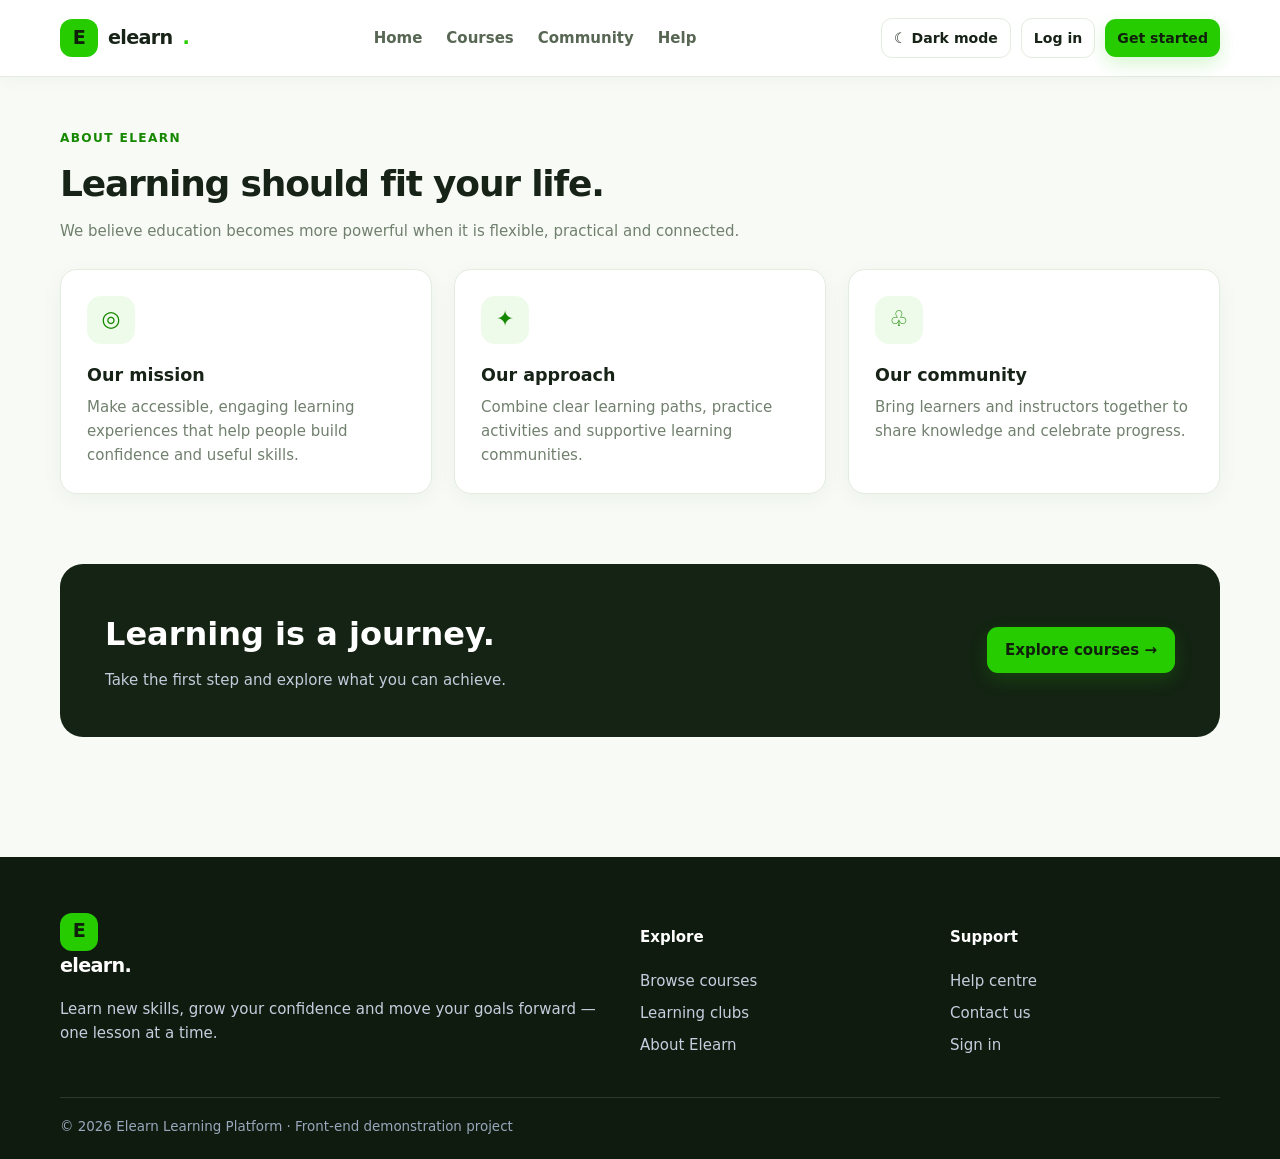
<file: Elearn_0220128P_CPM_6_2024_018/about.html>
<!DOCTYPE html>
<html lang="en">
<head>
  <meta charset="UTF-8">
  <meta name="viewport" content="width=device-width, initial-scale=1.0">
  <meta name="description" content="Elearn is a flexible online learning platform for learners and instructors.">
  <title>Elearn | Learn without limits</title>
  <link rel="preconnect" href="https://fonts.googleapis.com">
  <link rel="stylesheet" href="css/style.css">
  <script src="js/main.js" defer></script>
  <script src="js/auth.js" defer></script>
  <script src="js/courses.js" defer></script>
  <script src="js/learner.js" defer></script>
  <script src="js/instructor.js" defer></script>
</head>
<body data-page="about">
  <div id="site-header"></div>
  <main id="app" class="container" tabindex="-1"></main>
  <div id="site-footer"></div>
  <div id="toast-region" aria-live="polite"></div>
</body>
</html>
</file>
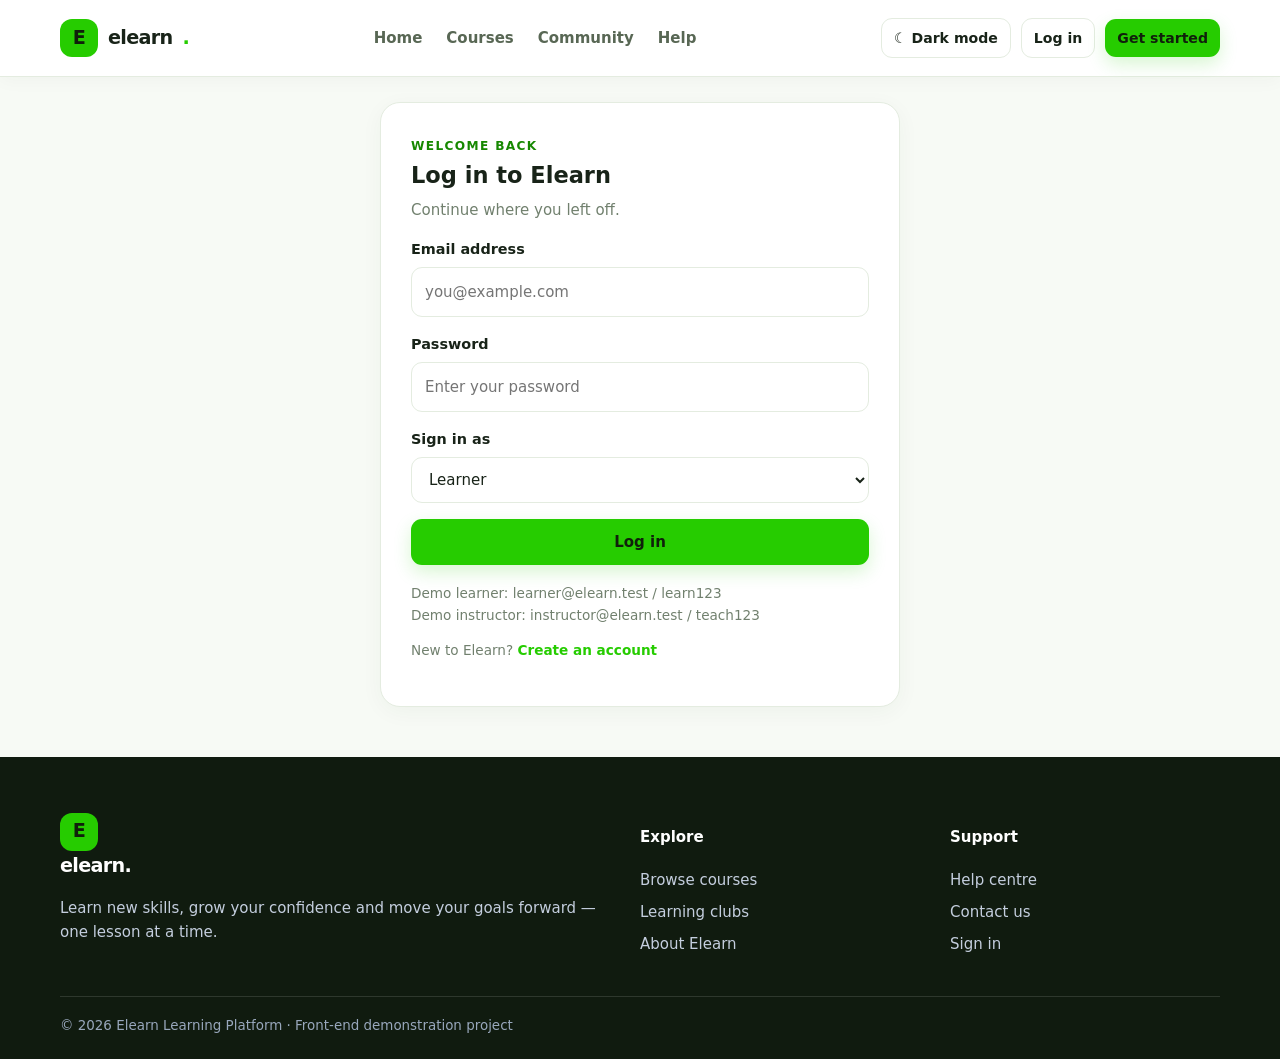
<file: Elearn_0220128P_CPM_6_2024_018/assignments.html>
<!DOCTYPE html>
<html lang="en">
<head>
  <meta charset="UTF-8">
  <meta name="viewport" content="width=device-width, initial-scale=1.0">
  <meta name="description" content="Elearn is a flexible online learning platform for learners and instructors.">
  <title>Elearn | Learn without limits</title>
  <link rel="preconnect" href="https://fonts.googleapis.com">
  <link rel="stylesheet" href="css/style.css">
  <script src="js/main.js" defer></script>
  <script src="js/auth.js" defer></script>
  <script src="js/courses.js" defer></script>
  <script src="js/learner.js" defer></script>
  <script src="js/instructor.js" defer></script>
</head>
<body data-page="assignments">
  <div id="site-header"></div>
  <main id="app" class="container" tabindex="-1"></main>
  <div id="site-footer"></div>
  <div id="toast-region" aria-live="polite"></div>
</body>
</html>
</file>
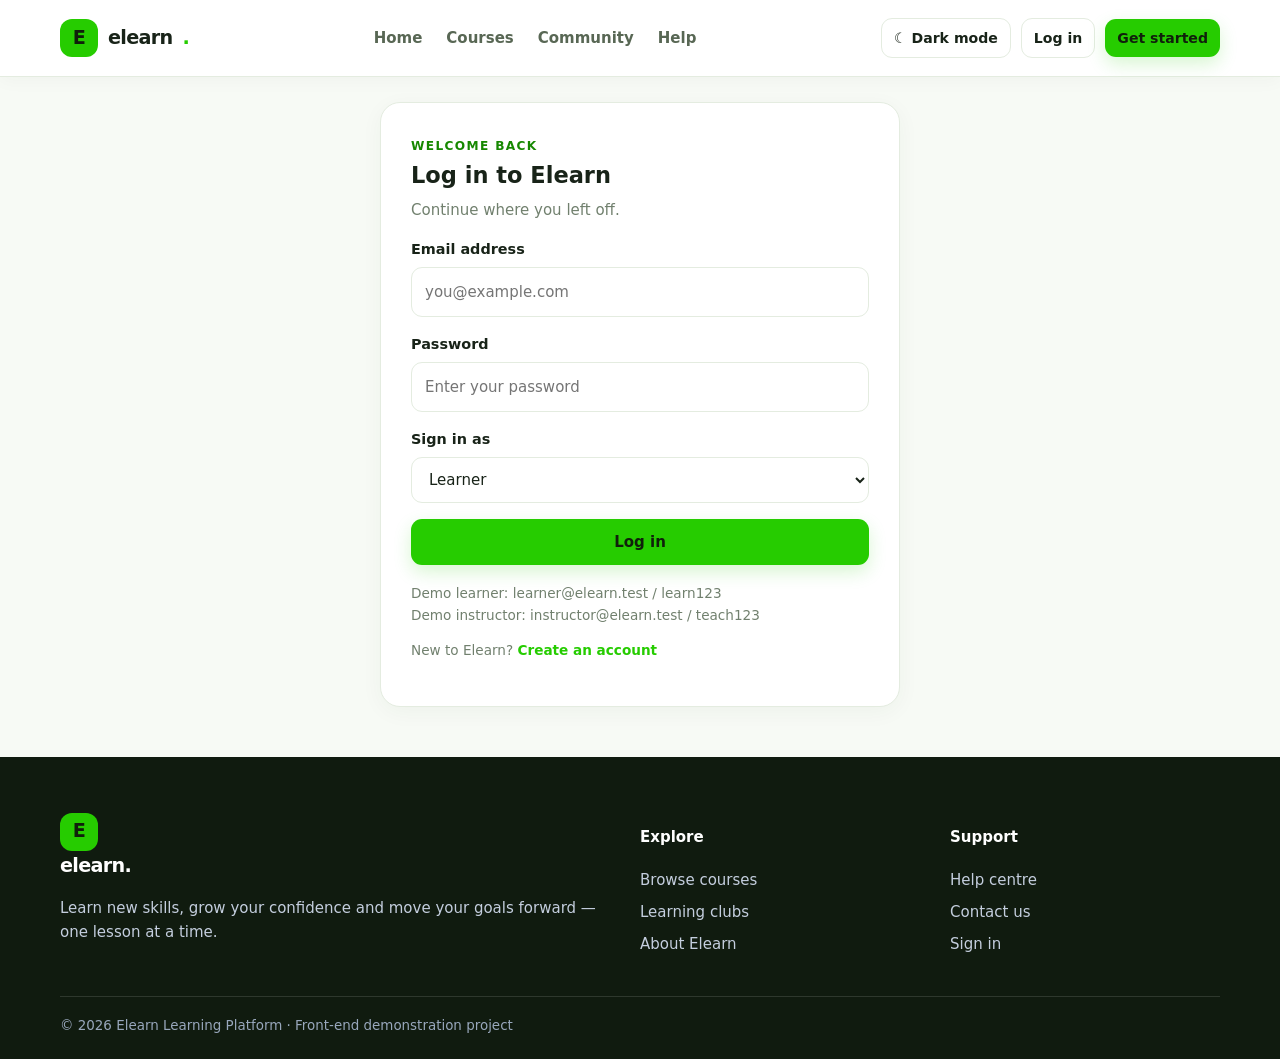
<file: Elearn_0220128P_CPM_6_2024_018/certificates.html>
<!DOCTYPE html>
<html lang="en">
<head>
  <meta charset="UTF-8">
  <meta name="viewport" content="width=device-width, initial-scale=1.0">
  <meta name="description" content="Elearn is a flexible online learning platform for learners and instructors.">
  <title>Elearn | Learn without limits</title>
  <link rel="preconnect" href="https://fonts.googleapis.com">
  <link rel="stylesheet" href="css/style.css">
  <script src="js/main.js" defer></script>
  <script src="js/auth.js" defer></script>
  <script src="js/courses.js" defer></script>
  <script src="js/learner.js" defer></script>
  <script src="js/instructor.js" defer></script>
</head>
<body data-page="certificates">
  <div id="site-header"></div>
  <main id="app" class="container" tabindex="-1"></main>
  <div id="site-footer"></div>
  <div id="toast-region" aria-live="polite"></div>
</body>
</html>
</file>
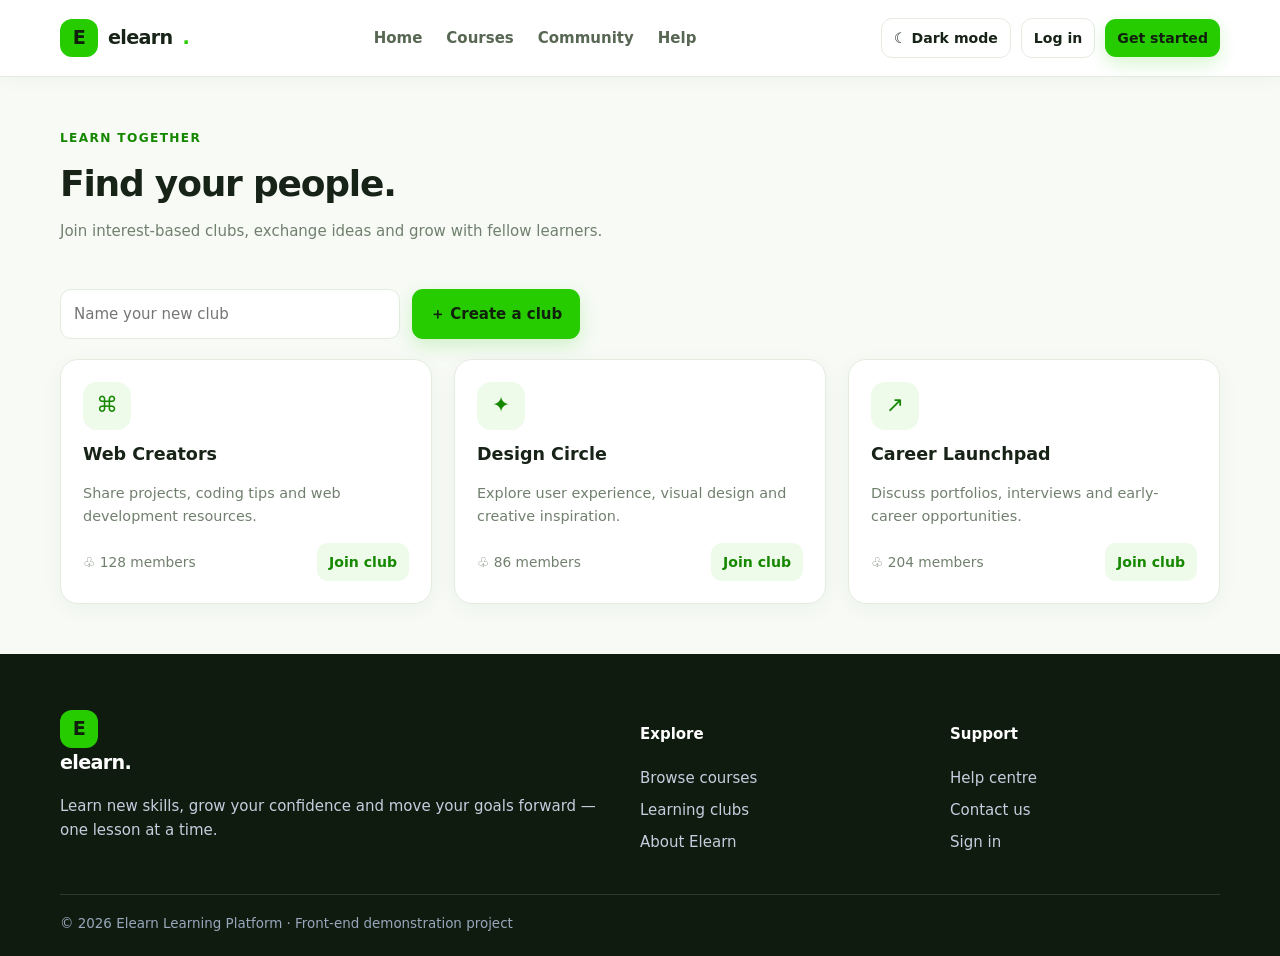
<file: Elearn_0220128P_CPM_6_2024_018/community.html>
<!DOCTYPE html>
<html lang="en">
<head>
  <meta charset="UTF-8">
  <meta name="viewport" content="width=device-width, initial-scale=1.0">
  <meta name="description" content="Elearn is a flexible online learning platform for learners and instructors.">
  <title>Elearn | Learn without limits</title>
  <link rel="preconnect" href="https://fonts.googleapis.com">
  <link rel="stylesheet" href="css/style.css">
  <script src="js/main.js" defer></script>
  <script src="js/auth.js" defer></script>
  <script src="js/courses.js" defer></script>
  <script src="js/learner.js" defer></script>
  <script src="js/instructor.js" defer></script>
</head>
<body data-page="community">
  <div id="site-header"></div>
  <main id="app" class="container" tabindex="-1"></main>
  <div id="site-footer"></div>
  <div id="toast-region" aria-live="polite"></div>
</body>
</html>
</file>
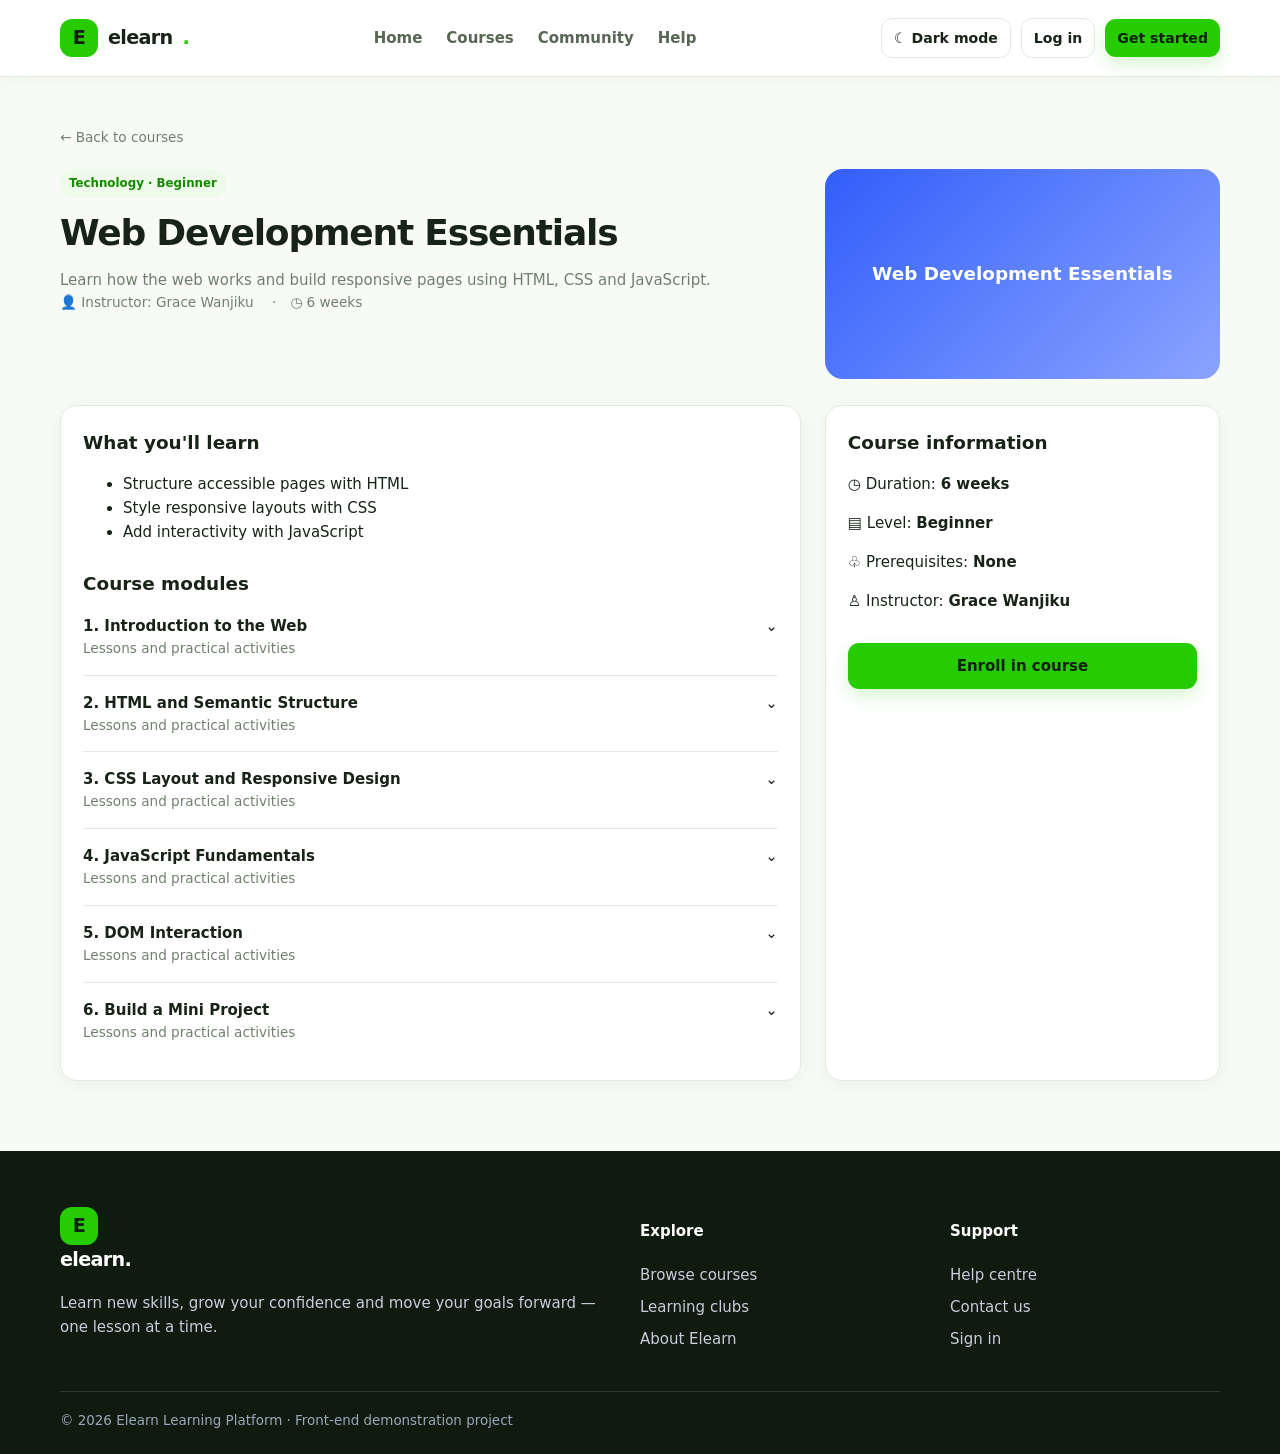
<file: Elearn_0220128P_CPM_6_2024_018/course-details.html>
<!DOCTYPE html>
<html lang="en">
<head>
  <meta charset="UTF-8">
  <meta name="viewport" content="width=device-width, initial-scale=1.0">
  <meta name="description" content="Elearn is a flexible online learning platform for learners and instructors.">
  <title>Elearn | Learn without limits</title>
  <link rel="preconnect" href="https://fonts.googleapis.com">
  <link rel="stylesheet" href="css/style.css">
  <script src="js/main.js" defer></script>
  <script src="js/auth.js" defer></script>
  <script src="js/courses.js" defer></script>
  <script src="js/learner.js" defer></script>
  <script src="js/instructor.js" defer></script>
</head>
<body data-page="course-details">
  <div id="site-header"></div>
  <main id="app" class="container" tabindex="-1"></main>
  <div id="site-footer"></div>
  <div id="toast-region" aria-live="polite"></div>
</body>
</html>
</file>
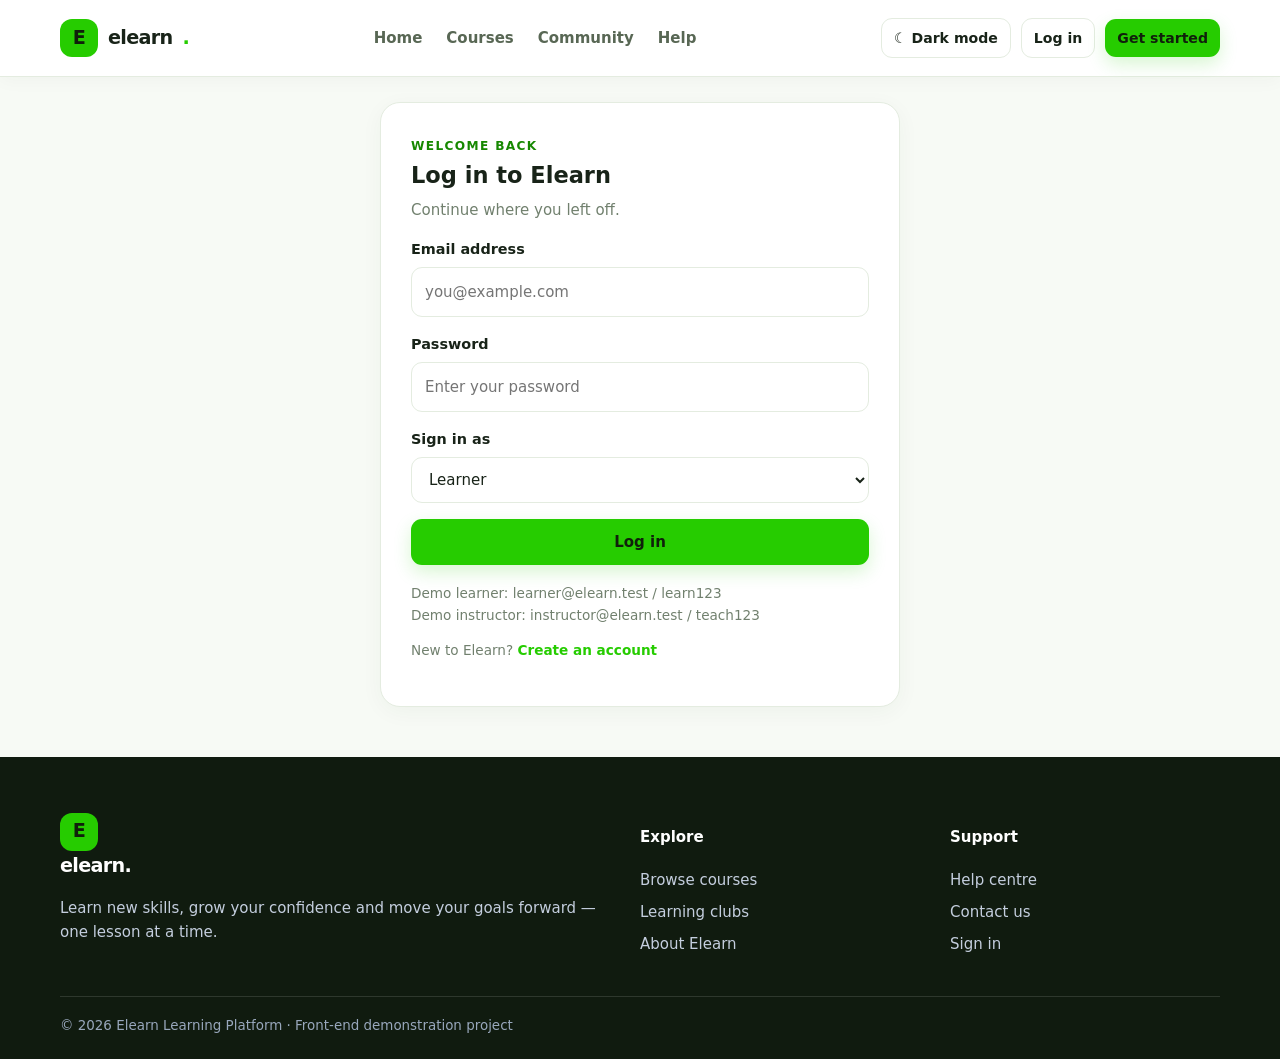
<file: Elearn_0220128P_CPM_6_2024_018/dashboard.html>
<!DOCTYPE html>
<html lang="en">
<head>
  <meta charset="UTF-8">
  <meta name="viewport" content="width=device-width, initial-scale=1.0">
  <meta name="description" content="Elearn is a flexible online learning platform for learners and instructors.">
  <title>Elearn | Learn without limits</title>
  <link rel="preconnect" href="https://fonts.googleapis.com">
  <link rel="stylesheet" href="css/style.css">
  <script src="js/main.js" defer></script>
  <script src="js/auth.js" defer></script>
  <script src="js/courses.js" defer></script>
  <script src="js/learner.js" defer></script>
  <script src="js/instructor.js" defer></script>
</head>
<body data-page="dashboard">
  <div id="site-header"></div>
  <main id="app" class="container" tabindex="-1"></main>
  <div id="site-footer"></div>
  <div id="toast-region" aria-live="polite"></div>
</body>
</html>
</file>
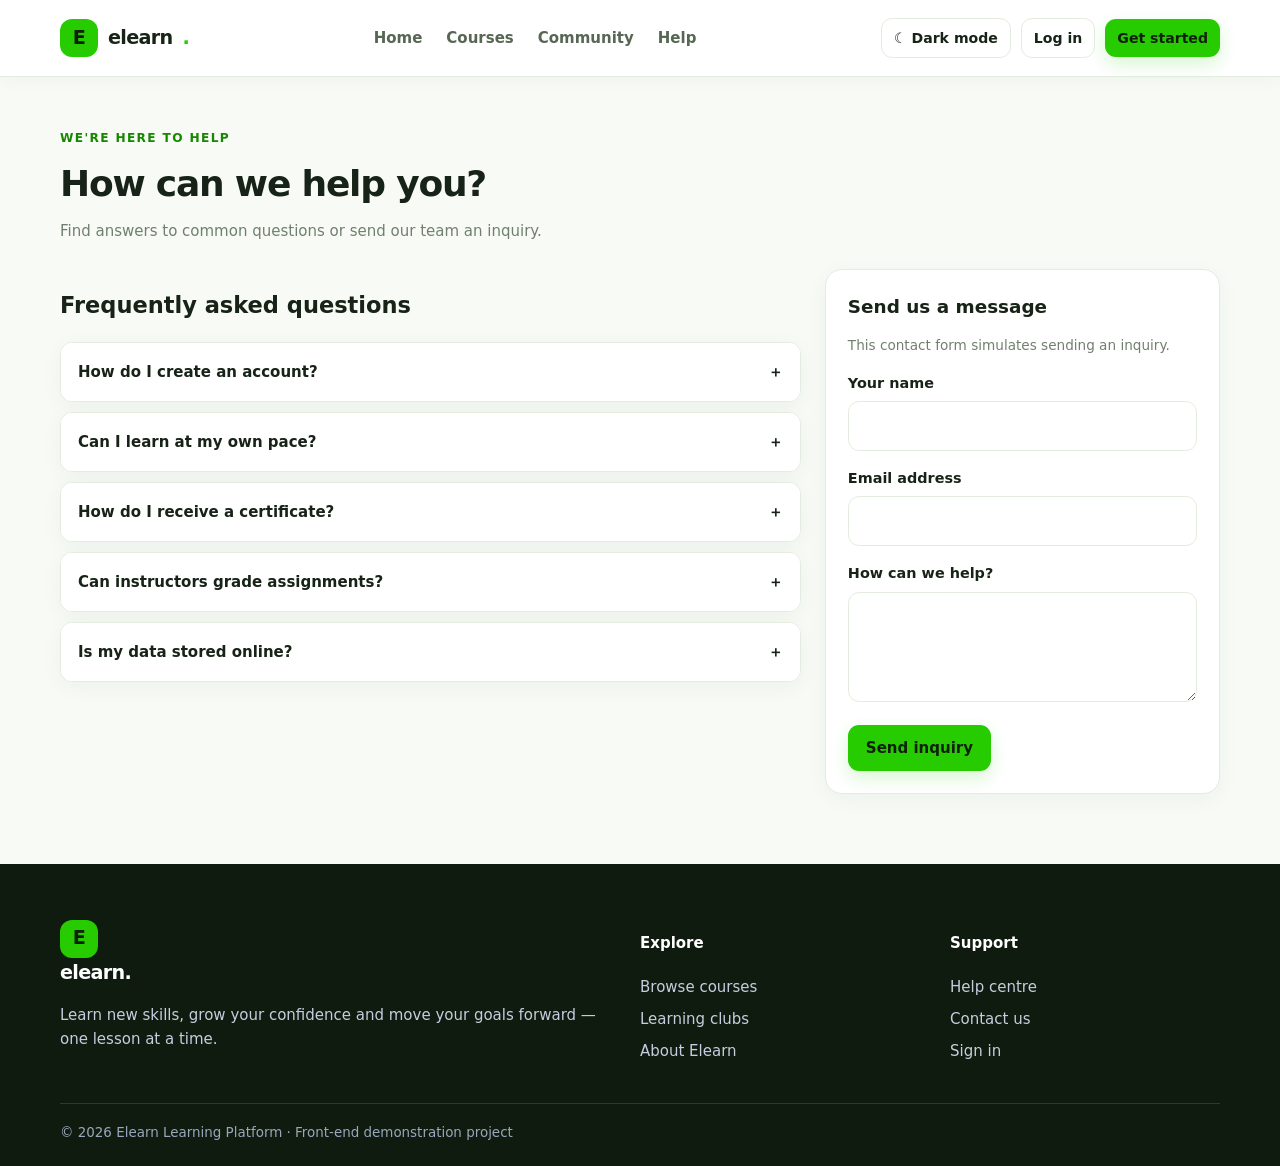
<file: Elearn_0220128P_CPM_6_2024_018/help.html>
<!DOCTYPE html>
<html lang="en">
<head>
  <meta charset="UTF-8">
  <meta name="viewport" content="width=device-width, initial-scale=1.0">
  <meta name="description" content="Elearn is a flexible online learning platform for learners and instructors.">
  <title>Elearn | Learn without limits</title>
  <link rel="preconnect" href="https://fonts.googleapis.com">
  <link rel="stylesheet" href="css/style.css">
  <script src="js/main.js" defer></script>
  <script src="js/auth.js" defer></script>
  <script src="js/courses.js" defer></script>
  <script src="js/learner.js" defer></script>
  <script src="js/instructor.js" defer></script>
</head>
<body data-page="help">
  <div id="site-header"></div>
  <main id="app" class="container" tabindex="-1"></main>
  <div id="site-footer"></div>
  <div id="toast-region" aria-live="polite"></div>
</body>
</html>
</file>
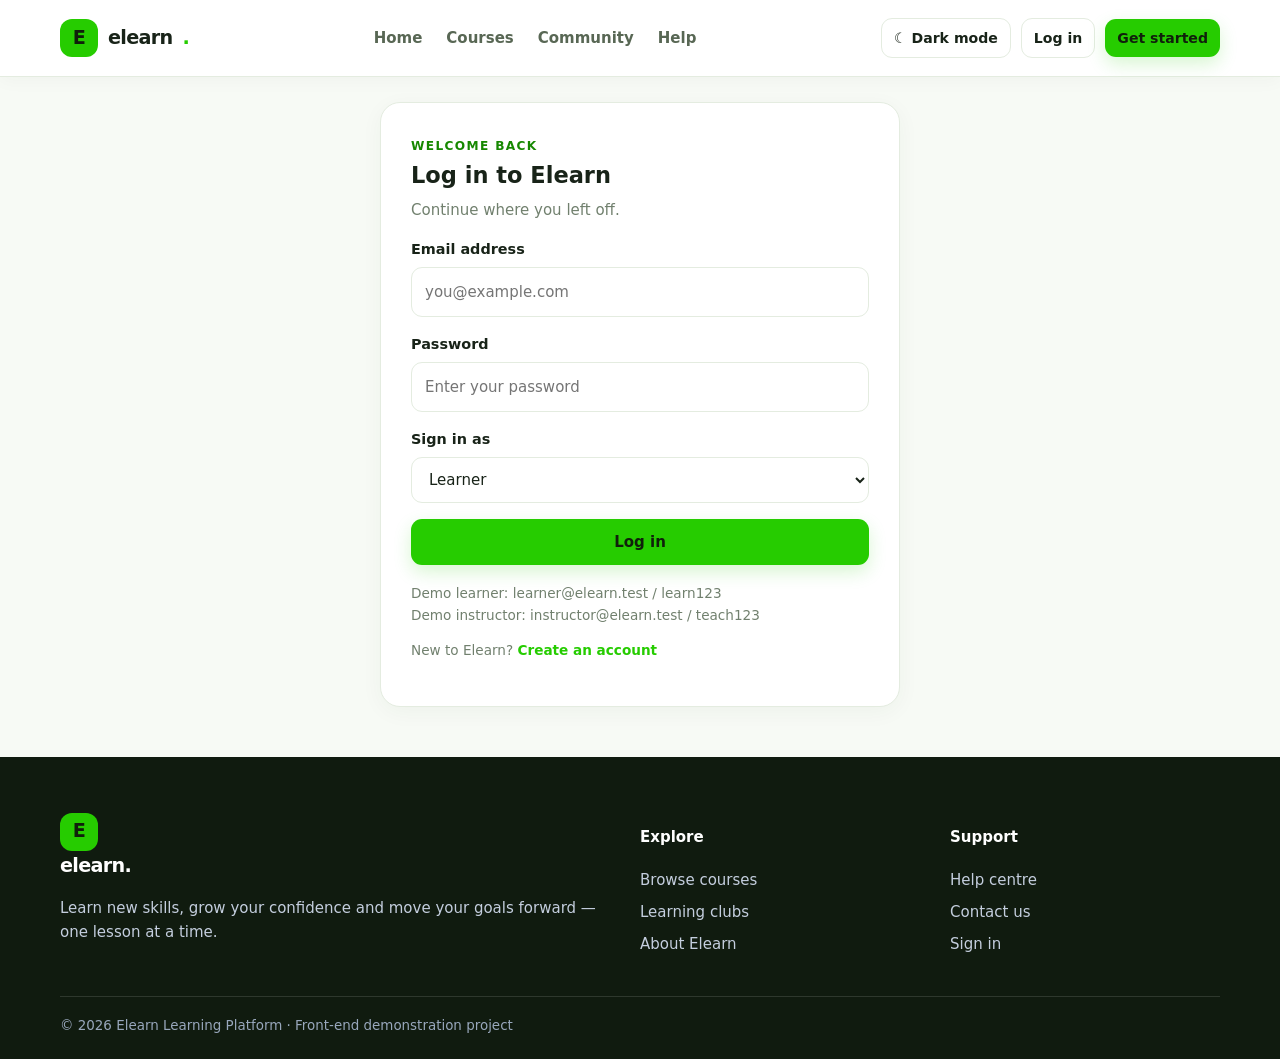
<file: Elearn_0220128P_CPM_6_2024_018/instructor.html>
<!DOCTYPE html>
<html lang="en">
<head>
  <meta charset="UTF-8">
  <meta name="viewport" content="width=device-width, initial-scale=1.0">
  <meta name="description" content="Elearn is a flexible online learning platform for learners and instructors.">
  <title>Elearn | Learn without limits</title>
  <link rel="preconnect" href="https://fonts.googleapis.com">
  <link rel="stylesheet" href="css/style.css">
  <script src="js/main.js" defer></script>
  <script src="js/auth.js" defer></script>
  <script src="js/courses.js" defer></script>
  <script src="js/learner.js" defer></script>
  <script src="js/instructor.js" defer></script>
</head>
<body data-page="instructor">
  <div id="site-header"></div>
  <main id="app" class="container" tabindex="-1"></main>
  <div id="site-footer"></div>
  <div id="toast-region" aria-live="polite"></div>
</body>
</html>
</file>
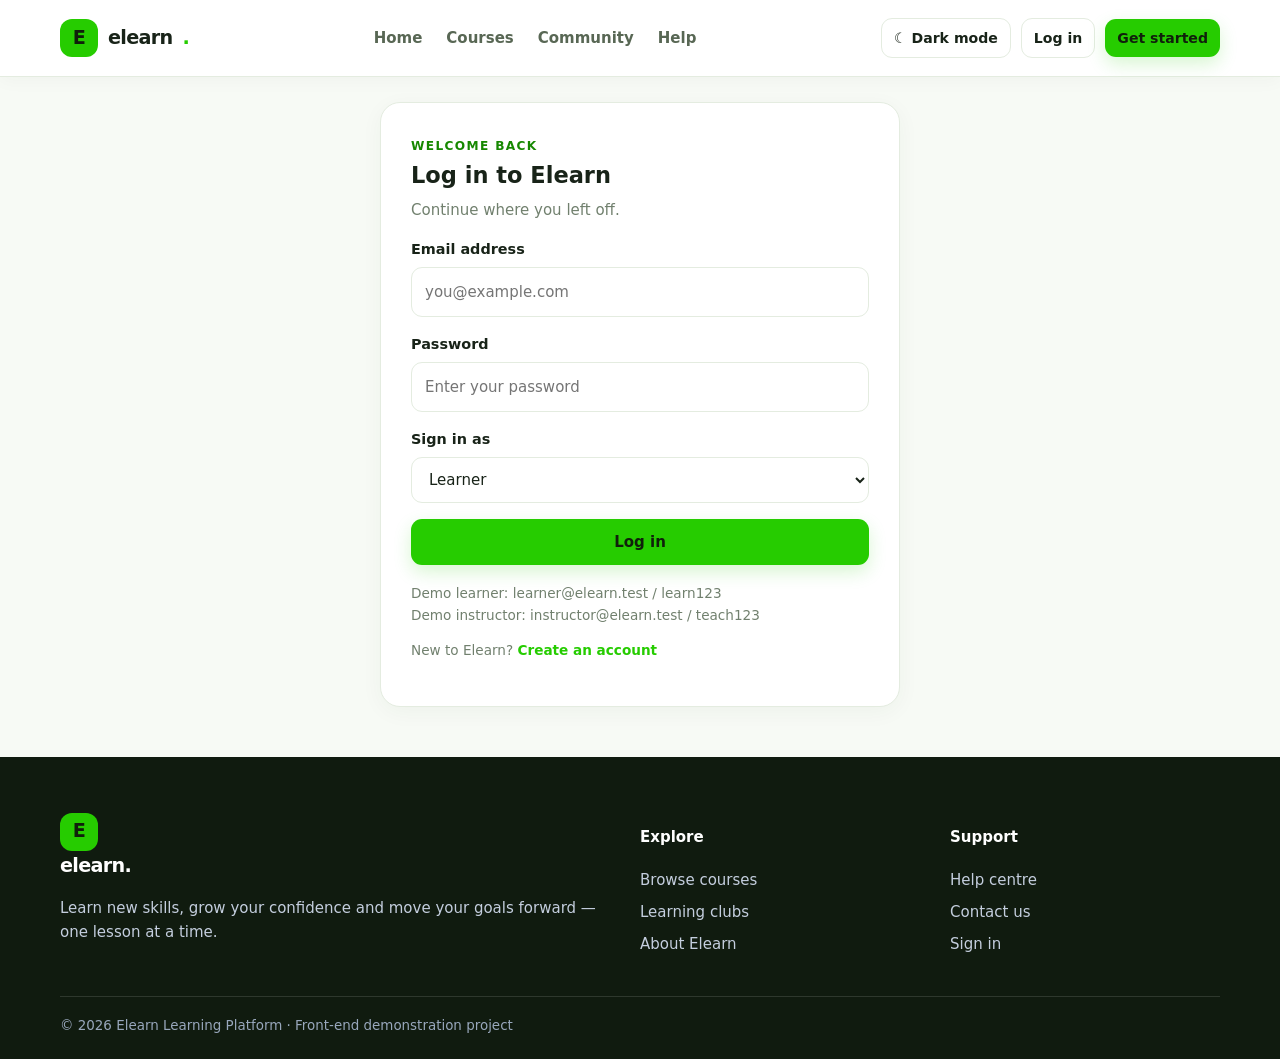
<file: Elearn_0220128P_CPM_6_2024_018/learning.html>
<!DOCTYPE html>
<html lang="en">
<head>
  <meta charset="UTF-8">
  <meta name="viewport" content="width=device-width, initial-scale=1.0">
  <meta name="description" content="Elearn is a flexible online learning platform for learners and instructors.">
  <title>Elearn | Learn without limits</title>
  <link rel="preconnect" href="https://fonts.googleapis.com">
  <link rel="stylesheet" href="css/style.css">
  <script src="js/main.js" defer></script>
  <script src="js/auth.js" defer></script>
  <script src="js/courses.js" defer></script>
  <script src="js/learner.js" defer></script>
  <script src="js/instructor.js" defer></script>
</head>
<body data-page="learning">
  <div id="site-header"></div>
  <main id="app" class="container" tabindex="-1"></main>
  <div id="site-footer"></div>
  <div id="toast-region" aria-live="polite"></div>
</body>
</html>
</file>
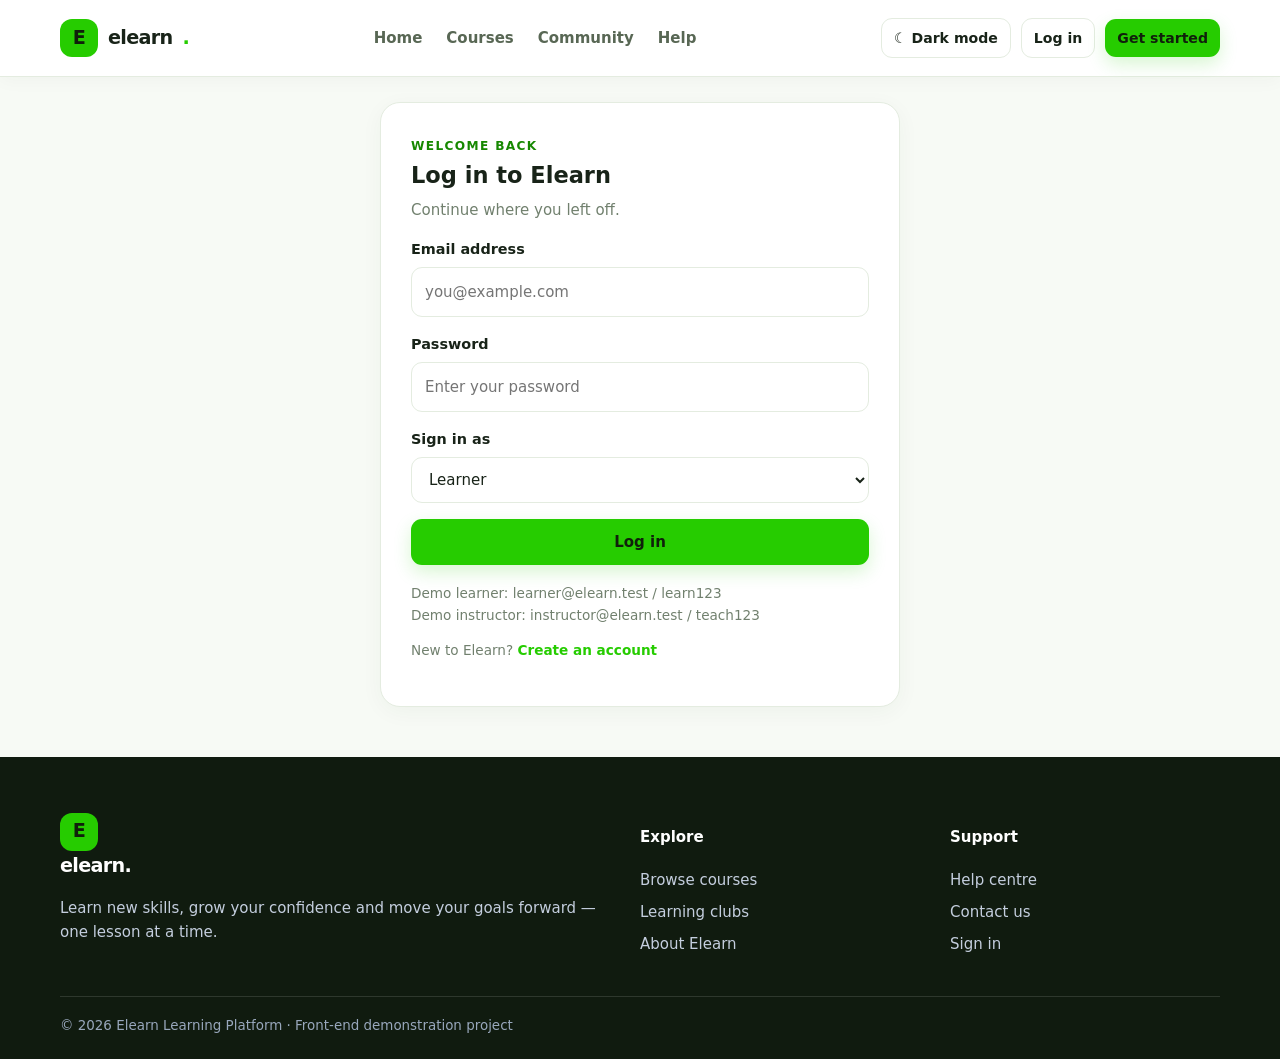
<file: Elearn_0220128P_CPM_6_2024_018/login.html>
<!DOCTYPE html>
<html lang="en">
<head>
  <meta charset="UTF-8">
  <meta name="viewport" content="width=device-width, initial-scale=1.0">
  <meta name="description" content="Elearn is a flexible online learning platform for learners and instructors.">
  <title>Elearn | Learn without limits</title>
  <link rel="preconnect" href="https://fonts.googleapis.com">
  <link rel="stylesheet" href="css/style.css">
  <script src="js/main.js" defer></script>
  <script src="js/auth.js" defer></script>
  <script src="js/courses.js" defer></script>
  <script src="js/learner.js" defer></script>
  <script src="js/instructor.js" defer></script>
</head>
<body data-page="login">
  <div id="site-header"></div>
  <main id="app" class="container" tabindex="-1"></main>
  <div id="site-footer"></div>
  <div id="toast-region" aria-live="polite"></div>
</body>
</html>
</file>
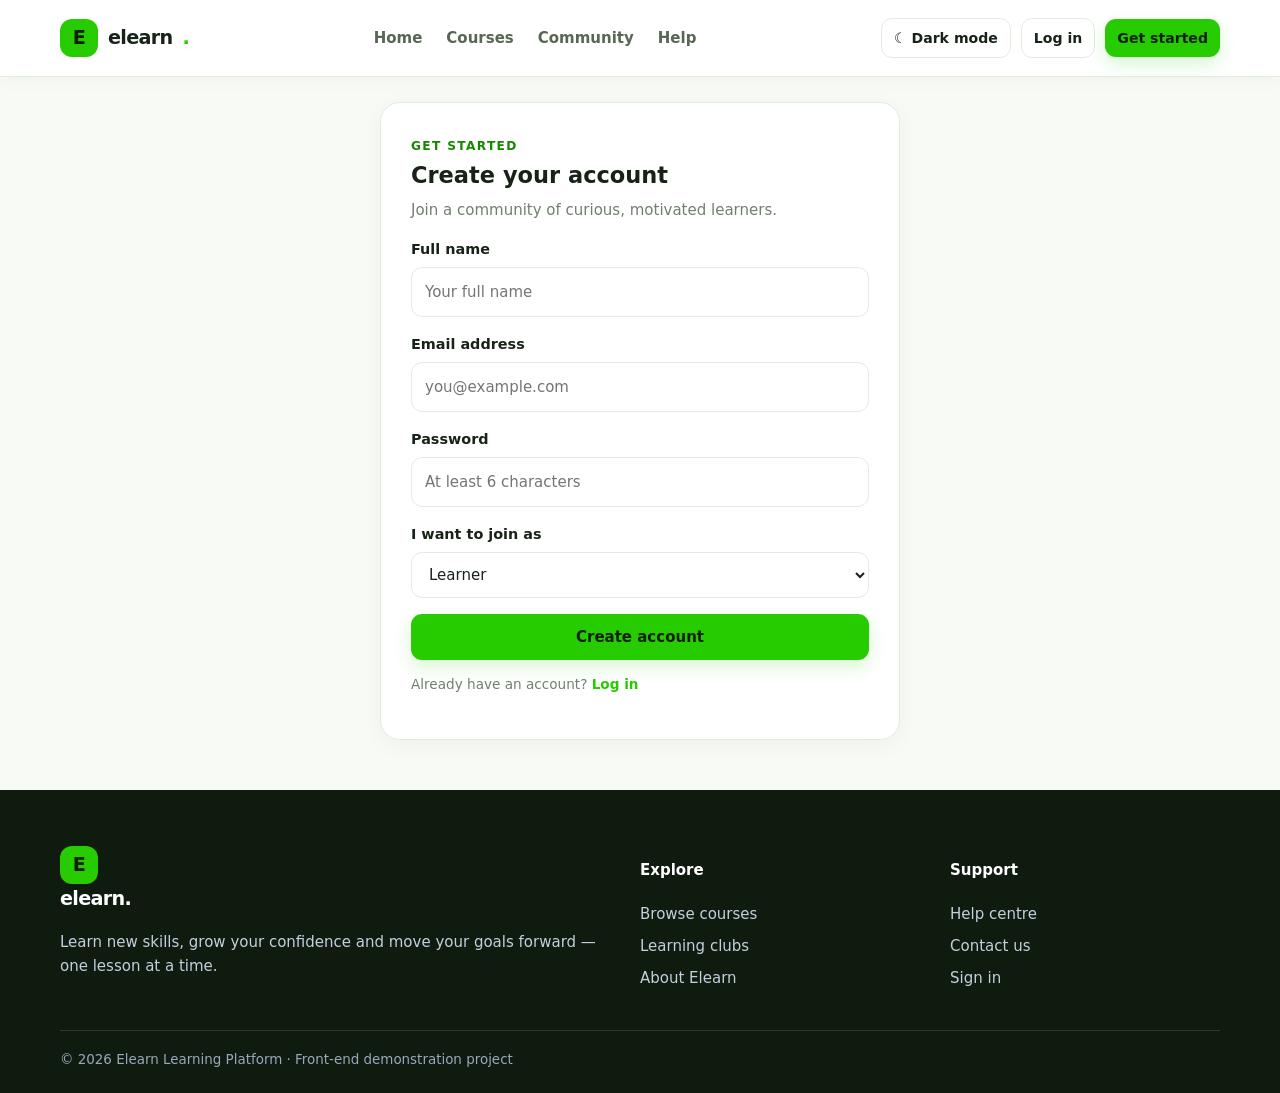
<file: Elearn_0220128P_CPM_6_2024_018/register.html>
<!DOCTYPE html>
<html lang="en">
<head>
  <meta charset="UTF-8">
  <meta name="viewport" content="width=device-width, initial-scale=1.0">
  <meta name="description" content="Elearn is a flexible online learning platform for learners and instructors.">
  <title>Elearn | Learn without limits</title>
  <link rel="preconnect" href="https://fonts.googleapis.com">
  <link rel="stylesheet" href="css/style.css">
  <script src="js/main.js" defer></script>
  <script src="js/auth.js" defer></script>
  <script src="js/courses.js" defer></script>
  <script src="js/learner.js" defer></script>
  <script src="js/instructor.js" defer></script>
</head>
<body data-page="register">
  <div id="site-header"></div>
  <main id="app" class="container" tabindex="-1"></main>
  <div id="site-footer"></div>
  <div id="toast-region" aria-live="polite"></div>
</body>
</html>
</file>
<file: Elearn_0220128P_CPM_6_2024_018/css/style.css>
:root{--navy:#10243a;--blue:#315efb;--teal:#13b8a6;--ink:#172b4d;--muted:#6b7890;--bg:#f5f7fb;--line:#e7ebf2;--white:#fff;--gold:#f5b544;--radius:18px;--shadow:0 12px 34px rgba(23,43,77,.08)}
*{box-sizing:border-box}html{scroll-behavior:smooth}body{margin:0;background:var(--bg);color:var(--ink);font:15px/1.6 Inter,system-ui,-apple-system,"Segoe UI",sans-serif}a{color:inherit;text-decoration:none}button,input,select,textarea{font:inherit}button{cursor:pointer}img{max-width:100%;display:block}.container{width:min(1160px,92%);margin:auto}.site-header{background:#fff;border-bottom:1px solid var(--line);position:sticky;top:0;z-index:20}.nav-wrap{height:76px;display:flex;align-items:center;justify-content:space-between;gap:24px}.brand{display:flex;align-items:center;gap:10px;font-size:1.2rem;font-weight:850;color:var(--navy);letter-spacing:-.5px}.brand-mark{width:38px;height:38px;border-radius:12px;background:linear-gradient(135deg,var(--blue),#6d8cff);display:grid;place-items:center;color:white;font-weight:900}.nav-links{display:flex;align-items:center;gap:24px;color:#526078;font-weight:650}.nav-links a:hover,.nav-links a.active{color:var(--blue)}.nav-actions{display:flex;gap:10px;align-items:center}.btn{border:0;border-radius:11px;padding:11px 18px;font-weight:750;display:inline-flex;align-items:center;justify-content:center;gap:8px;transition:.2s;cursor:pointer}.btn:hover{transform:translateY(-2px);filter:brightness(.98)}.btn-primary{background:var(--blue);color:#fff;box-shadow:0 7px 16px #315efb30}.btn-light{background:#edf1ff;color:var(--blue)}.btn-outline{border:1px solid var(--line);background:#fff;color:var(--ink)}.btn-dark{background:var(--navy);color:#fff}.btn-sm{padding:8px 12px;font-size:.88rem}.mobile-menu{display:none;background:white;border:1px solid var(--line);border-radius:10px;padding:8px}.hero{padding:76px 0 68px;background:radial-gradient(circle at 80% 25%,#dce5ff 0,transparent 30%),linear-gradient(120deg,#f8faff,#edf4ff)}.hero-grid{display:grid;grid-template-columns:1.05fr .95fr;align-items:center;gap:55px}.eyebrow{color:var(--blue);font-weight:800;text-transform:uppercase;letter-spacing:1.6px;font-size:.76rem}.hero h1{font-size:clamp(2.5rem,5vw,4.5rem);line-height:1.07;letter-spacing:-2.7px;margin:15px 0 20px;color:var(--navy)}.hero h1 span{color:var(--blue)}.hero p{font-size:1.08rem;color:var(--muted);max-width:550px}.hero-actions{display:flex;gap:12px;flex-wrap:wrap;margin-top:27px}.hero-art{background:linear-gradient(145deg,#315efb,#7e9aff);border-radius:30px;padding:22px;min-height:360px;position:relative;overflow:hidden;box-shadow:0 25px 55px #315efb35}.hero-art:before,.hero-art:after{content:"";position:absolute;border-radius:50%;background:#ffffff18}.hero-art:before{width:270px;height:270px;right:-60px;top:-70px}.hero-art:after{width:180px;height:180px;left:-50px;bottom:-70px}.learning-card{position:relative;z-index:1;background:#fff;border-radius:20px;padding:22px;max-width:350px;margin:35px auto;box-shadow:var(--shadow);transform:rotate(-3deg)}.learning-card h3{margin:5px 0}.mini-row{display:flex;align-items:center;justify-content:space-between;color:var(--muted);font-size:.86rem}.progress{height:8px;background:#edf0f6;border-radius:20px;overflow:hidden;margin:10px 0}.progress span{height:100%;display:block;background:linear-gradient(90deg,var(--blue),var(--teal));border-radius:20px}.avatar-stack{display:flex;align-items:center}.avatar{width:34px;height:34px;border-radius:50%;display:grid;place-items:center;background:#e8edff;color:var(--blue);font-weight:800;border:2px solid white;margin-left:-7px}.avatar:first-child{margin-left:0}.section{padding:70px 0}.section-head{display:flex;justify-content:space-between;align-items:end;gap:20px;margin-bottom:28px}.section-head h2{font-size:2rem;line-height:1.2;margin:8px 0;color:var(--navy);letter-spacing:-.8px}.section-head p{color:var(--muted);margin:0}.grid-3{display:grid;grid-template-columns:repeat(3,1fr);gap:22px}.grid-4{display:grid;grid-template-columns:repeat(4,1fr);gap:18px}.course-card,.panel,.stat-card,.feature-card{background:#fff;border:1px solid var(--line);border-radius:var(--radius);overflow:hidden;box-shadow:0 5px 20px #172b4d08}.course-cover{height:155px;display:flex;align-items:end;padding:16px;color:#fff;font-weight:800;font-size:1.15rem;background:linear-gradient(135deg,#315efb,#8ba4ff)}.cover-green{background:linear-gradient(135deg,#078b78,#67d7b9)}.cover-orange{background:linear-gradient(135deg,#e58c37,#f6c66e)}.cover-purple{background:linear-gradient(135deg,#7552c9,#b6a0ff)}.course-body{padding:18px}.tag{display:inline-flex;padding:5px 9px;border-radius:30px;background:#edf1ff;color:var(--blue);font-size:.74rem;font-weight:800}.course-body h3{margin:12px 0 6px;font-size:1.08rem}.course-body p{margin:0;color:var(--muted);font-size:.9rem}.course-meta{display:flex;justify-content:space-between;border-top:1px solid var(--line);margin-top:16px;padding-top:13px;color:var(--muted);font-size:.82rem}.feature-card{padding:24px}.feature-icon{width:48px;height:48px;border-radius:14px;background:#edf1ff;color:var(--blue);display:grid;place-items:center;font-size:1.35rem}.feature-card h3{margin:17px 0 6px}.feature-card p{color:var(--muted);margin:0}.cta{background:var(--navy);color:#fff;border-radius:26px;padding:44px;display:flex;justify-content:space-between;align-items:center;gap:25px}.cta h2{font-size:2rem;margin:0 0 8px}.cta p{color:#c2ccdc;margin:0}.site-footer{background:#0d1e32;color:#c4cede;padding:48px 0 22px;margin-top:50px}.footer-grid{display:grid;grid-template-columns:2fr 1fr 1fr;gap:40px}.site-footer h3,.site-footer h4{color:#fff}.site-footer a{display:block;margin:8px 0;color:#c4cede}.copyright{border-top:1px solid #ffffff20;margin-top:32px;padding-top:18px;font-size:.84rem;color:#98a7bc}.page-top{padding:42px 0 28px}.page-top h1{font-size:2.25rem;margin:6px 0;color:var(--navy)}.page-top p{color:var(--muted);margin:0}.dashboard-layout{display:grid;grid-template-columns:230px 1fr;gap:25px;padding:30px 0 60px}.sidebar{background:#fff;border:1px solid var(--line);border-radius:18px;padding:18px;height:max-content;position:sticky;top:95px}.sidebar h4{margin:8px 10px 14px;color:#9aa5b5;font-size:.72rem;text-transform:uppercase;letter-spacing:1px}.side-link{display:flex;gap:11px;padding:11px 12px;border-radius:10px;color:#637087;font-weight:650;margin:3px 0}.side-link:hover,.side-link.active{background:#edf1ff;color:var(--blue)}.dashboard-main{min-width:0}.welcome{display:flex;justify-content:space-between;align-items:center;gap:15px;margin-bottom:24px}.welcome h1{margin:0;font-size:1.8rem;color:var(--navy)}.welcome p{margin:4px 0;color:var(--muted)}.stats{display:grid;grid-template-columns:repeat(4,1fr);gap:14px;margin-bottom:22px}.stat-card{padding:18px}.stat-card small{color:var(--muted)}.stat-card strong{display:block;font-size:1.8rem;color:var(--navy);margin-top:6px}.panel{padding:22px;margin-bottom:20px}.panel-head{display:flex;align-items:center;justify-content:space-between;gap:12px;margin-bottom:16px}.panel-head h2,.panel h2{font-size:1.15rem;margin:0}.table-wrap{overflow:auto}table{width:100%;border-collapse:collapse;min-width:520px}th,td{text-align:left;padding:13px 10px;border-bottom:1px solid var(--line);font-size:.9rem}th{color:#7b8799;font-size:.77rem;text-transform:uppercase;letter-spacing:.5px}.status{border-radius:30px;padding:5px 9px;font-size:.75rem;font-weight:800;background:#e8faf3;color:#07845f}.status.pending{background:#fff5df;color:#a66a00}.status.review{background:#edf1ff;color:#315efb}.form-card{max-width:520px;margin:25px auto;background:#fff;border:1px solid var(--line);border-radius:22px;padding:30px;box-shadow:var(--shadow)}.form-card h1{margin:0 0 5px;color:var(--navy)}.form-card>p{color:var(--muted);margin-top:0}.field{margin:16px 0}.field label{display:block;font-weight:750;margin-bottom:6px;font-size:.9rem}.field input,.field select,.field textarea,.search-input{width:100%;border:1px solid #dce2ec;border-radius:10px;padding:12px 13px;background:#fff;color:var(--ink);outline:none}.field input:focus,.field select:focus,.field textarea:focus,.search-input:focus{border-color:var(--blue);box-shadow:0 0 0 3px #315efb18}.field textarea{min-height:110px;resize:vertical}.form-note{font-size:.85rem;color:var(--muted)}.form-error{color:#c0392b;font-size:.85rem}.toolbar{display:flex;gap:12px;flex-wrap:wrap;margin:20px 0}.toolbar .search-input{max-width:340px}.toolbar select{border:1px solid #dce2ec;border-radius:10px;padding:10px;background:#fff}.course-detail-grid{display:grid;grid-template-columns:1.5fr .8fr;gap:24px}.module{padding:15px 0;border-bottom:1px solid var(--line);display:flex;justify-content:space-between;gap:12px}.module:last-child{border:0}.lesson-list a{display:block;padding:13px;border-bottom:1px solid var(--line);color:#526078}.lesson-list a:hover{color:var(--blue);background:#f8f9ff}.notice{padding:14px 16px;border-radius:12px;background:#eef5ff;color:#31528d;margin:14px 0}.empty{padding:40px;text-align:center;color:var(--muted)}.club-card{padding:22px;background:#fff;border:1px solid var(--line);border-radius:18px}.club-card h3{margin:10px 0 5px}.club-card p{color:var(--muted);font-size:.9rem}.faq-item{background:#fff;border:1px solid var(--line);border-radius:12px;margin:10px 0;overflow:hidden}.faq-question{width:100%;background:#fff;border:0;text-align:left;padding:17px;font-weight:750;display:flex;justify-content:space-between}.faq-answer{padding:0 17px 17px;color:var(--muted);display:none}.faq-item.open .faq-answer{display:block}.certificate{border:8px double #d6b65c;padding:35px;text-align:center;background:#fff;max-width:760px;margin:20px auto}.certificate h2{font-family:Georgia,serif;font-size:2rem;color:#a17c25}.toast{position:fixed;bottom:22px;right:22px;background:var(--navy);color:white;padding:13px 18px;border-radius:12px;box-shadow:var(--shadow);z-index:99;animation:slideIn .25s ease}.hidden{display:none!important}@keyframes slideIn{from{transform:translateY(20px);opacity:0}to{transform:translateY(0);opacity:1}}@media(max-width:900px){.nav-links{gap:13px}.grid-4,.stats{grid-template-columns:repeat(2,1fr)}.hero-grid{gap:25px}.dashboard-layout{grid-template-columns:190px 1fr}.grid-3{grid-template-columns:repeat(2,1fr)}}@media(max-width:700px){.nav-wrap{height:66px}.mobile-menu{display:block}.nav-links{display:none;position:absolute;top:66px;left:0;right:0;background:#fff;padding:18px 4%;border-bottom:1px solid var(--line);flex-direction:column;align-items:flex-start}.nav-links.show{display:flex}.nav-actions .btn-outline{display:none}.hero{padding:48px 0}.hero-grid,.course-detail-grid{grid-template-columns:1fr}.hero-art{min-height:290px}.hero h1{letter-spacing:-1.5px}.section{padding:48px 0}.grid-3,.grid-4{grid-template-columns:1fr}.section-head,.cta,.welcome{align-items:flex-start;flex-direction:column}.cta{padding:28px}.dashboard-layout{grid-template-columns:1fr;padding-top:18px}.sidebar{position:static;display:flex;overflow:auto;gap:4px;padding:9px}.sidebar h4{display:none}.side-link{white-space:nowrap;margin:0}.stats{grid-template-columns:repeat(2,1fr)}.footer-grid{grid-template-columns:1fr;gap:18px}.form-card{padding:22px}.page-top h1{font-size:1.8rem}}@media(prefers-reduced-motion:reduce){*,*::before,*::after{scroll-behavior:auto!important;animation:none!important;transition:none!important}}


/* Dark mode: theme preference is shared across every Elearn page. */
html { color-scheme: light; }
html[data-theme="dark"] { color-scheme: dark; }
html[data-theme="dark"] body {
  --ink:#e7edf7; --muted:#a5b2c5; --bg:#101722; --line:#293648; --white:#182333;
  --navy:#0d1b2b; --shadow:0 12px 34px rgba(0,0,0,.24);
  background:var(--bg); color:var(--ink);
}
html[data-theme="dark"] .site-header,
html[data-theme="dark"] .sidebar,
html[data-theme="dark"] .course-card,
html[data-theme="dark"] .panel,
html[data-theme="dark"] .stat-card,
html[data-theme="dark"] .feature-card,
html[data-theme="dark"] .form-card,
html[data-theme="dark"] .club-card,
html[data-theme="dark"] .faq-item,
html[data-theme="dark"] .certificate { background:#182333; border-color:var(--line); color:var(--ink); }
html[data-theme="dark"] .brand, html[data-theme="dark"] .hero h1,
html[data-theme="dark"] .section-head h2, html[data-theme="dark"] .page-top h1,
html[data-theme="dark"] .welcome h1, html[data-theme="dark"] .form-card h1,
html[data-theme="dark"] .stat-card strong { color:#edf3ff; }
html[data-theme="dark"] .nav-links, html[data-theme="dark"] .side-link,
html[data-theme="dark"] .lesson-list a { color:#b6c3d6; }
html[data-theme="dark"] .nav-links a:hover, html[data-theme="dark"] .nav-links a.active,
html[data-theme="dark"] .side-link:hover, html[data-theme="dark"] .side-link.active { color:#9bb4ff; background:#263650; }
html[data-theme="dark"] .hero { background:radial-gradient(circle at 80% 25%,#263b63 0,transparent 34%),linear-gradient(120deg,#151f2e,#1b2b42); }
html[data-theme="dark"] .learning-card { background:#202e40; color:#edf3ff; }
html[data-theme="dark"] .learning-card .form-note { color:#a5b2c5; }
html[data-theme="dark"] .btn-outline, html[data-theme="dark"] .mobile-menu {
  background:#202e40; color:#e7edf7; border:1px solid #3a4b62;
}
html[data-theme="dark"] .btn-light, html[data-theme="dark"] .tag,
html[data-theme="dark"] .feature-icon, html[data-theme="dark"] .avatar { background:#293b59; color:#b8c9ff; }
html[data-theme="dark"] .field input, html[data-theme="dark"] .field select,
html[data-theme="dark"] .field textarea, html[data-theme="dark"] .search-input,
html[data-theme="dark"] .toolbar select {
  background:#111c2a; color:#e7edf7; border-color:#3a4b62;
}
html[data-theme="dark"] .field input::placeholder, html[data-theme="dark"] .field textarea::placeholder,
html[data-theme="dark"] .search-input::placeholder { color:#8292a9; }
html[data-theme="dark"] .faq-question { background:#182333; color:#e7edf7; }
html[data-theme="dark"] .faq-answer, html[data-theme="dark"] th { color:#a5b2c5; }
html[data-theme="dark"] td { color:#d9e2ef; }
html[data-theme="dark"] .progress { background:#2a394d; }
html[data-theme="dark"] .notice { background:#20344e; color:#c7d9f7; }
html[data-theme="dark"] .status.review { background:#293b59; color:#b8c9ff; }
html[data-theme="dark"] .status.pending { background:#493b22; color:#ffd58a; }
html[data-theme="dark"] .status { background:#1d443b; color:#8be0c0; }
html[data-theme="dark"] .nav-links.show { background:#182333; border-color:var(--line); }
html[data-theme="dark"] .certificate { background:#182333; }
.theme-toggle { white-space:nowrap; }
@media(max-width:700px) {
  .nav-actions .theme-toggle { display:inline-flex; padding:7px 9px; font-size:.78rem; }
  .nav-actions { gap:6px; }
}


/* =====================================================
   ELEARN MODERN MINIMAL REDESIGN — GREEN EDITION
   Primary brand colour: #26CC00
   Applies consistently to every page and both themes.
===================================================== */
:root {
  --navy:#142313; --blue:#26CC00; --teal:#69D94D; --ink:#182318;
  --muted:#71806e; --bg:#f7faf5; --line:#e4ece0; --white:#fff;
  --gold:#e5b84b; --radius:18px; --shadow:0 12px 34px rgba(25,65,15,.075);
  --green-soft:#effbea; --green-dark:#168800;
}
body { background:var(--bg); color:var(--ink); }
.site-header { background:var(--white); border-color:var(--line); box-shadow:0 3px 18px rgba(20,45,12,.035); }
.brand { color:var(--ink); letter-spacing:-.7px; }
.brand-mark { background:var(--blue); color:#10200b; border-radius:12px; }
.nav-links { color:#586754; }
.nav-links a:hover,.nav-links a.active { color:var(--green-dark); }
.btn { border-radius:11px; transition:transform .2s ease,background .2s ease,box-shadow .2s ease; }
.btn-primary { background:var(--blue); color:#10200b; box-shadow:0 7px 18px rgba(38,204,0,.18); }
.btn-primary:hover { background:#20b500; color:#10200b; box-shadow:0 9px 22px rgba(38,204,0,.24); }
.btn-light { background:var(--green-soft); color:var(--green-dark); }
.btn-outline { border:1px solid var(--line); background:var(--white); color:var(--ink); }
.eyebrow { color:var(--green-dark); letter-spacing:1.35px; }
.hero.hero-modern { padding:76px 0 72px; background:linear-gradient(120deg,#f5fbf1 0%,#fbfdf9 55%,#effbea 100%); }
.hero-grid { grid-template-columns:1.02fr .98fr; gap:58px; }
.hero h1 { color:#172516; font-size:clamp(2.65rem,5.2vw,4.55rem); letter-spacing:-2.8px; line-height:1.06; }
.hero h1 span { color:#26CC00; }
.hero p { color:#687765; }
.hero-photo-wrap { position:relative; min-height:410px; }
.hero-photo { width:100%; height:410px; object-fit:cover; border-radius:26px; box-shadow:0 25px 55px rgba(29,70,17,.14); }
.hero-floating-card { position:absolute; left:-28px; bottom:24px; display:flex; align-items:center; gap:13px; background:#fff; border:1px solid #e5eee0; padding:15px 19px; border-radius:15px; box-shadow:var(--shadow); }
.hero-floating-card strong,.hero-floating-card small { display:block; }
.hero-floating-card strong { font-size:.9rem; }
.hero-floating-card small { color:#71806e; margin-top:2px; }
.floating-icon { display:grid; place-items:center; width:40px; height:40px; border-radius:12px; color:#168800; background:#effbea; font-size:1.2rem; }
.hero-proof { display:flex; align-items:center; gap:8px 10px; flex-wrap:wrap; margin-top:27px; color:#687765; font-size:.8rem; font-weight:650; }
.proof-mark { display:inline-grid; place-items:center; width:18px; height:18px; border-radius:50%; background:#e4f8dc; color:#168800; font-size:.7rem; }
.section-head h2,.page-top h1,.welcome h1 { color:var(--ink); }
.section-head h2 { font-size:clamp(1.65rem,3vw,2.15rem); letter-spacing:-.9px; }
.course-card,.panel,.stat-card,.feature-card,.club-card,.faq-item,.form-card,.sidebar { background:var(--white); border-color:var(--line); box-shadow:0 5px 22px rgba(25,65,15,.045); }
.course-card { border-radius:17px; }
.course-card:hover { border-color:#a6e995; box-shadow:0 15px 32px rgba(25,65,15,.10); }
.course-image { width:100%; height:174px; object-fit:cover; display:block; }
.course-body { padding:19px; }
.course-body h3 { color:var(--ink); letter-spacing:-.3px; }
.course-body p,.feature-card p,.club-card p { color:var(--muted); }
.tag,.feature-icon { background:var(--green-soft); color:var(--green-dark); }
.course-meta { border-color:var(--line); }
.feature-card { border-radius:17px; padding:26px; }
.feature-card h3 { color:var(--ink); }
.feature-icon { border-radius:14px; }
.cta { background:#142313; border-radius:23px; padding:45px; }
.cta-eyebrow { color:#8be979; }
.cta .btn-primary { background:var(--blue); }
.site-footer { background:#101b0f; }
.page-top { padding:48px 0 26px; }
.page-top h1 { letter-spacing:-1.2px; }
.catalogue-count { margin-top:17px; color:var(--muted); font-size:.88rem; font-weight:650; }
.catalogue-count span { padding:0 7px; color:var(--blue); }
.toolbar .search-input,.toolbar select,.field input,.field select,.field textarea,.search-input { border-color:var(--line); background:var(--white); color:var(--ink); border-radius:11px; }
.field input:focus,.field select:focus,.field textarea:focus,.search-input:focus { border-color:var(--blue); box-shadow:0 0 0 3px rgba(38,204,0,.12); }
.dashboard-layout { gap:23px; }
.sidebar { border-radius:17px; }
.side-link { color:#667563; }
.side-link:hover,.side-link.active { background:#effbea; color:#168800; }
.welcome { padding:5px 0 8px; }
.welcome h1 { letter-spacing:-.8px; }
.stat-card { border-radius:16px; }
.stat-card strong { color:#182318; }
.progress { background:#edf3e9; }
.progress span { background:linear-gradient(90deg,#26CC00,#82e96c); }
.panel { border-radius:17px; }
th { color:#748270; }
td,th { border-color:var(--line); }
.status { background:#e9f9e4; color:#168800; }
.status.review { background:#effbea; color:#168800; }
.form-card { border-radius:20px; }
.form-card h1 { color:var(--ink); }
.notice { background:#effbea; color:#286d1a; }
.faq-question { background:var(--white); color:var(--ink); }
.faq-answer { color:var(--muted); }
.mobile-menu { background:var(--white); border-color:var(--line); color:var(--ink); }
.toast { background:#142313; }

/* Dark theme: all surfaces, typography, controls and cards stay legible. */
html[data-theme="dark"] { color-scheme:dark; }
html[data-theme="dark"] body { --ink:#edf5e9; --muted:#a8b6a2; --bg:#101810; --line:#2c3b29; --white:#192419; --navy:#101b0f; --shadow:0 12px 34px rgba(0,0,0,.28); background:#101810; color:#edf5e9; }
html[data-theme="dark"] .site-header,html[data-theme="dark"] .sidebar,html[data-theme="dark"] .course-card,html[data-theme="dark"] .panel,html[data-theme="dark"] .stat-card,html[data-theme="dark"] .feature-card,html[data-theme="dark"] .club-card,html[data-theme="dark"] .faq-item,html[data-theme="dark"] .form-card { background:#192419; border-color:#2c3b29; color:#edf5e9; }
html[data-theme="dark"] .brand,html[data-theme="dark"] .hero h1,html[data-theme="dark"] .section-head h2,html[data-theme="dark"] .page-top h1,html[data-theme="dark"] .welcome h1,html[data-theme="dark"] .form-card h1,html[data-theme="dark"] .course-body h3,html[data-theme="dark"] .feature-card h3,html[data-theme="dark"] .stat-card strong { color:#edf5e9; }
html[data-theme="dark"] .nav-links,html[data-theme="dark"] .side-link { color:#b4c2ad; }
html[data-theme="dark"] .nav-links a:hover,html[data-theme="dark"] .nav-links a.active,html[data-theme="dark"] .side-link:hover,html[data-theme="dark"] .side-link.active { color:#8be979; background:#23351f; }
html[data-theme="dark"] .hero.hero-modern { background:linear-gradient(120deg,#142313 0%,#101810 55%,#1a2b16 100%); }
html[data-theme="dark"] .hero p,html[data-theme="dark"] .course-body p,html[data-theme="dark"] .feature-card p,html[data-theme="dark"] .club-card p { color:#a8b6a2; }
html[data-theme="dark"] .hero-floating-card { background:#192419; border-color:#2c3b29; color:#edf5e9; }
html[data-theme="dark"] .hero-floating-card small { color:#a8b6a2; }
html[data-theme="dark"] .btn-outline,html[data-theme="dark"] .mobile-menu { background:#202e1e; color:#edf5e9; border-color:#3b4b36; }
html[data-theme="dark"] .btn-light,html[data-theme="dark"] .tag,html[data-theme="dark"] .feature-icon { background:#233b1e; color:#8be979; }
html[data-theme="dark"] .field input,html[data-theme="dark"] .field select,html[data-theme="dark"] .field textarea,html[data-theme="dark"] .search-input,html[data-theme="dark"] .toolbar select { background:#111b10; color:#edf5e9; border-color:#3b4b36; }
html[data-theme="dark"] .field input::placeholder,html[data-theme="dark"] .field textarea::placeholder,html[data-theme="dark"] .search-input::placeholder { color:#82917d; }
html[data-theme="dark"] .progress { background:#2a3926; }
html[data-theme="dark"] th,html[data-theme="dark"] td { border-color:#2c3b29; color:#dce8d7; }
html[data-theme="dark"] th { background:#202e1e; color:#a8b6a2; }
html[data-theme="dark"] .notice { background:#233b1e; color:#c5eabb; }
html[data-theme="dark"] .faq-question { background:#192419; color:#edf5e9; }
html[data-theme="dark"] .faq-answer { color:#a8b6a2; }
html[data-theme="dark"] .status,html[data-theme="dark"] .status.review { background:#233b1e; color:#8be979; }
html[data-theme="dark"] .status.pending { background:#493b22; color:#ffd58a; }
html[data-theme="dark"] .hero-proof { color:#b4c2ad; }
html[data-theme="dark"] .catalogue-count { color:#a8b6a2; }
html[data-theme="dark"] .certificate { background:#192419; color:#edf5e9; }

@media(max-width:900px) { .hero-grid { gap:32px; } .hero-photo,.hero-photo-wrap { min-height:340px; height:340px; } }
@media(max-width:700px) {
  .hero.hero-modern { padding:48px 0 45px; }
  .hero-grid { grid-template-columns:1fr; gap:30px; }
  .hero h1 { font-size:clamp(2.45rem,11vw,3.5rem); }
  .hero-photo,.hero-photo-wrap { height:280px; min-height:280px; }
  .hero-floating-card { left:12px; bottom:12px; padding:11px 13px; }
  .hero-floating-card strong { font-size:.78rem; }
  .hero-proof { gap:7px; font-size:.72rem; }
  .course-image { height:190px; }
  .nav-links.show { background:var(--white); border-color:var(--line); }
  html[data-theme="dark"] .nav-links.show { background:#192419; border-color:#2c3b29; }
}
</file>
